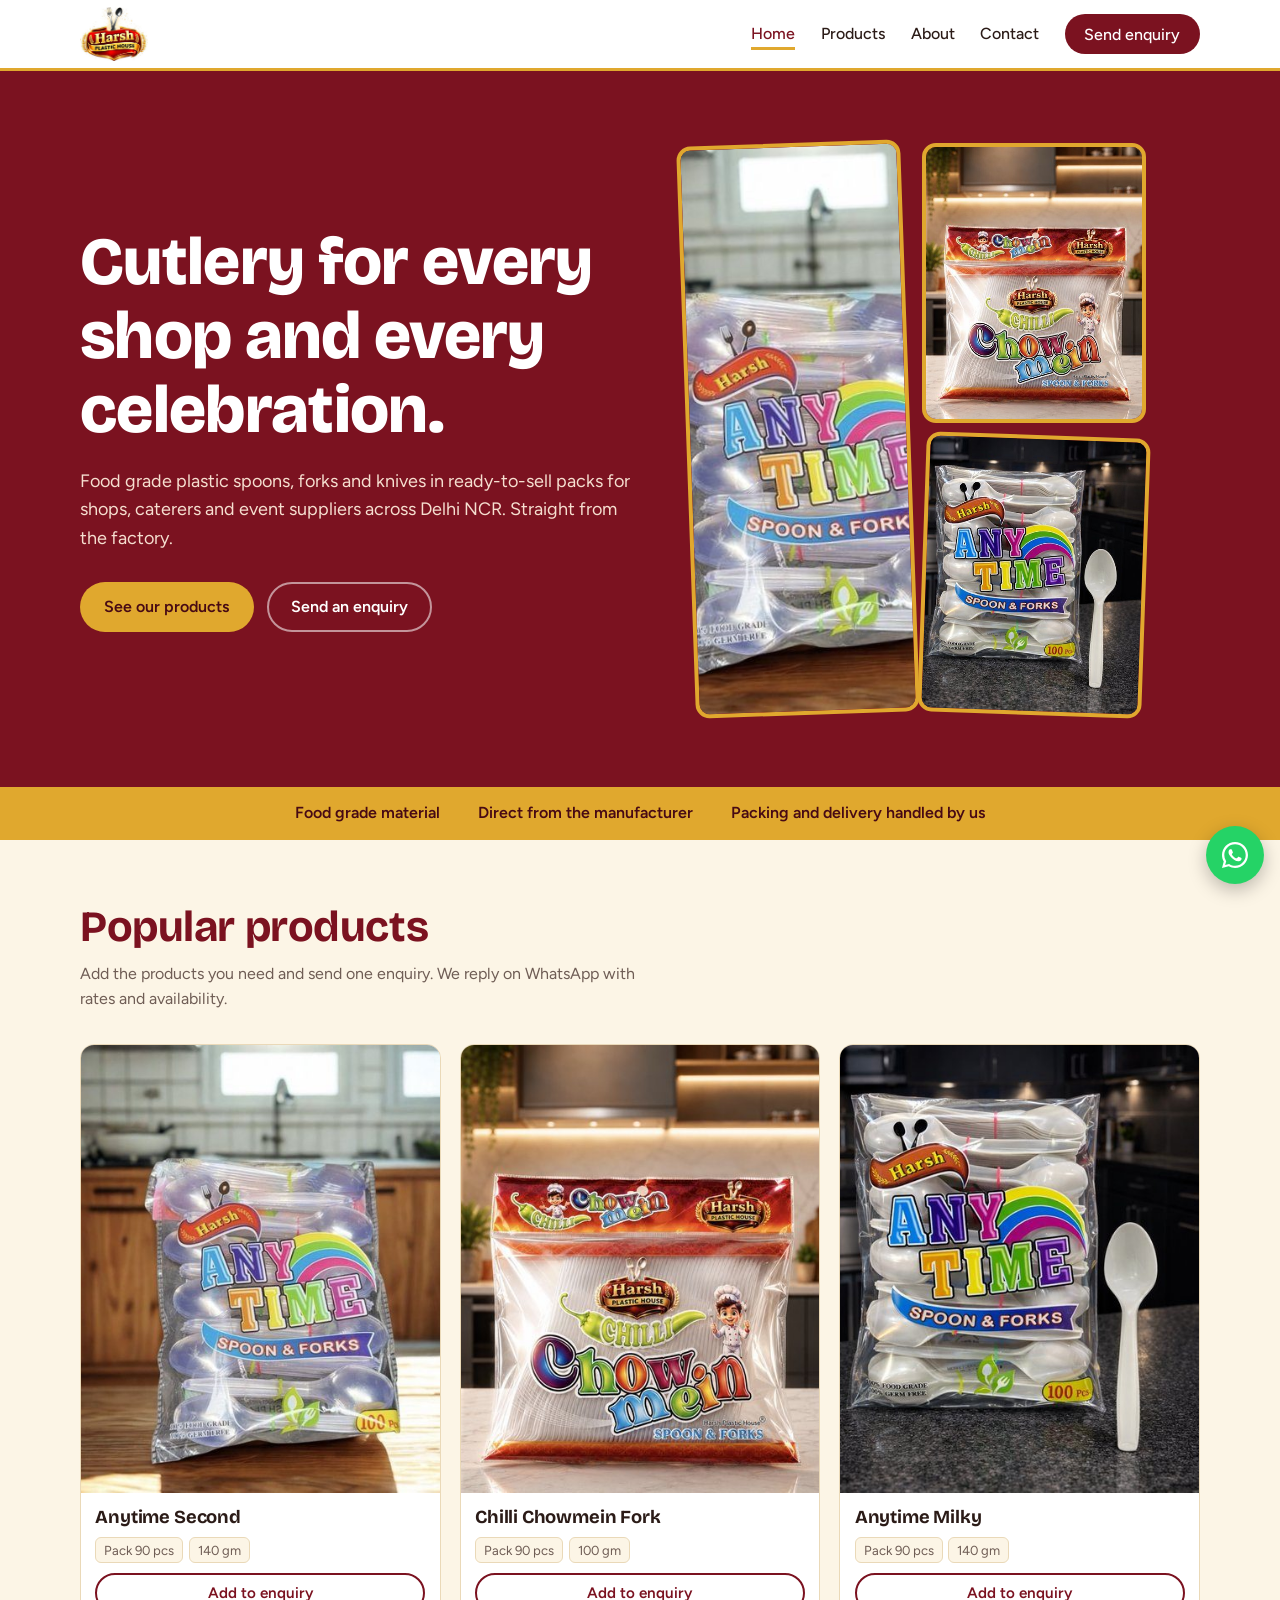
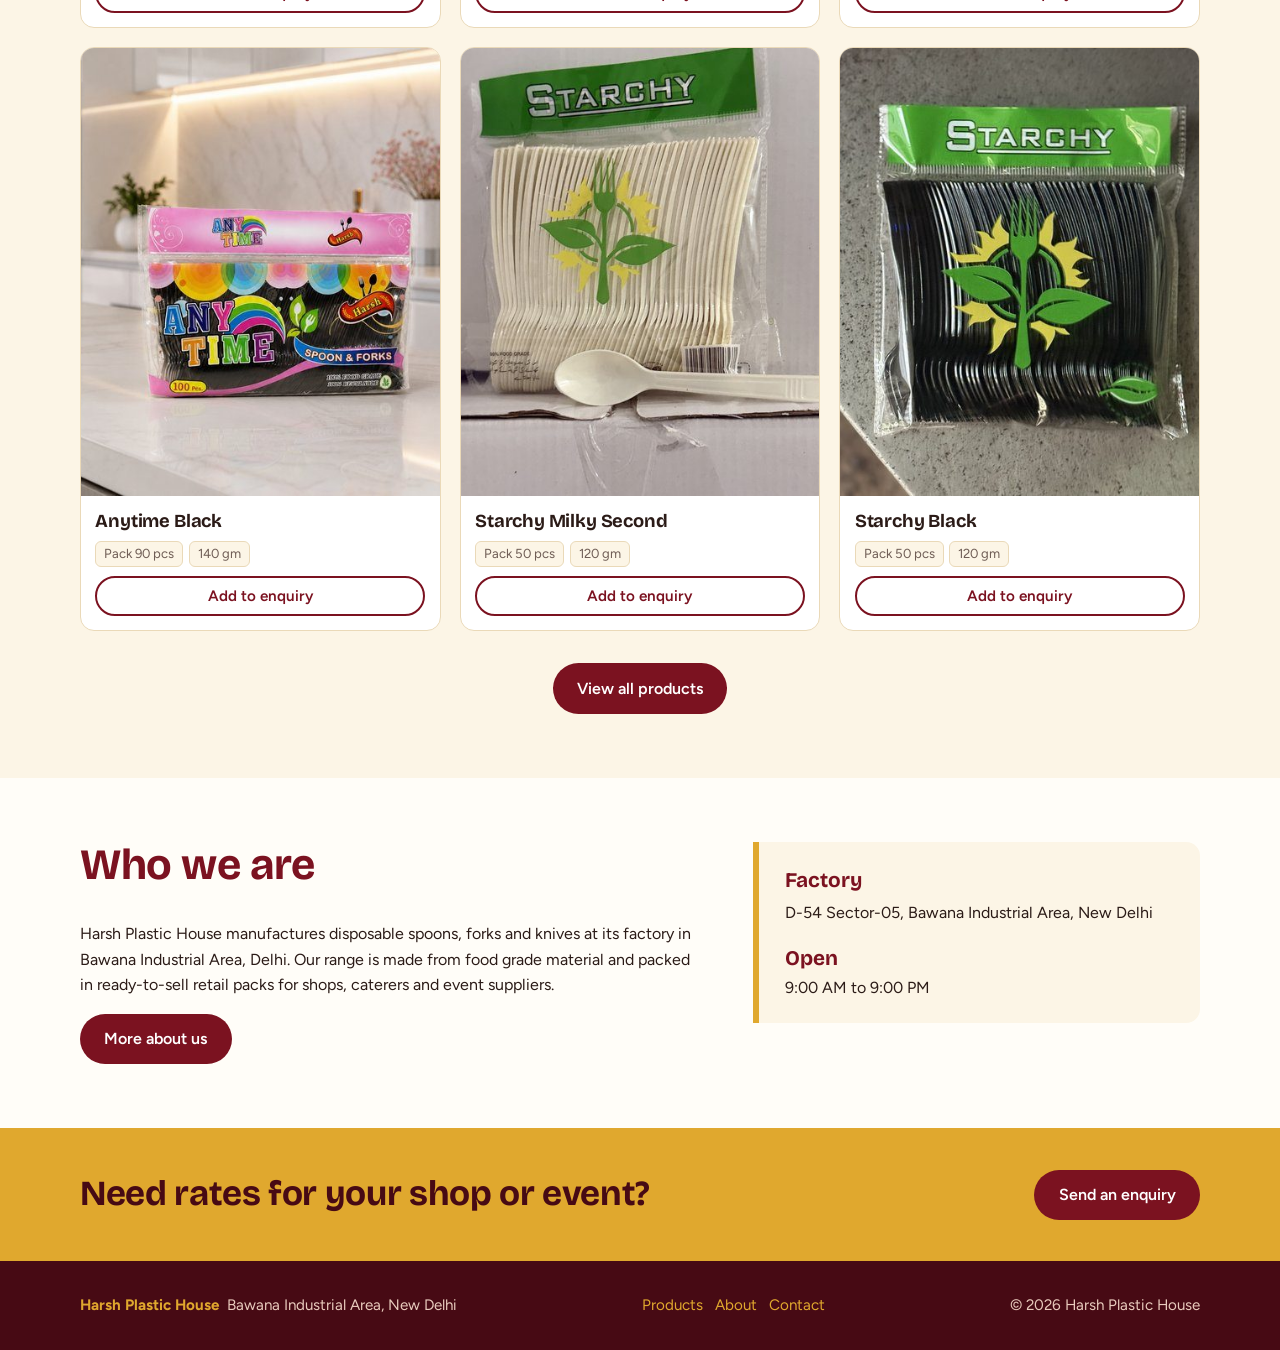
<file: index.html>
<!doctype html><html lang="en"><head><meta charset="utf-8"><meta name="viewport" content="width=device-width, initial-scale=1"><title>Harsh Plastic House | Disposable spoons, forks and knives</title>
<meta name="description" content="Harsh Plastic House, Bawana, Delhi. Food grade disposable plastic spoons, forks and knives.">
<link rel="stylesheet" href="https://fonts.googleapis.com/css2?family=Bricolage+Grotesque:opsz,wght@12..96,600;12..96,800&family=Figtree:wght@400;500;600&display=swap"><link rel="stylesheet" href="style.css"></head><body>
<header class="hdr"><div class="wrap"><a href="index.html" aria-label="Home"><img src="logo.jpg" alt="Harsh Plastic House" width="68" height="54"></a>
<button class="burger" aria-label="Menu" aria-expanded="false"><span></span><span></span><span></span></button><nav class="nav"><a class="cur" href="index.html">Home</a><a class="" href="products.html">Products</a><a class="" href="about.html">About</a><a class="" href="contact.html">Contact</a><a class="btn " href="enquiry.html">Send enquiry</a></nav></div></header>
<main><section class="hero"><div class="wrap"><div><h1>Cutlery for every shop and every celebration.</h1><p>Food grade plastic spoons, forks and knives in ready-to-sell packs for shops, caterers and event suppliers across Delhi NCR. Straight from the factory.</p><div class="acts"><a class="btn btn-gold" href="products.html">See our products</a><a class="btn btn-line" href="enquiry.html">Send an enquiry</a></div></div><div class="collage" aria-hidden="true"><figure><img src="anytime-second.jpg" alt=""></figure><figure><img src="chilli-chowmein-fork.jpg" alt=""></figure><figure><img src="anytime-milky.jpg" alt=""></figure></div></div></section>
<div class="band"><div class="wrap"><span>Food grade material</span><span>Direct from the manufacturer</span><span>Packing and delivery handled by us</span></div></div>
<section id="products"><div class="wrap"><div class="sec-h"><h2>Popular products</h2><p>Add the products you need and send one enquiry. We reply on WhatsApp with rates and availability.</p></div><div class="grid"><article class="card" data-cat="spoons-forks"><div class="ph"><img src="anytime-second.jpg" alt="Anytime Second" loading="lazy"></div><div class="bd"><h3>Anytime Second</h3><div class="chips"><span>Pack 90 pcs</span><span>140 gm</span></div><button class="enq" type="button" data-product="Anytime Second">Add to enquiry</button></div></article><article class="card" data-cat="spoons-forks"><div class="ph"><img src="chilli-chowmein-fork.jpg" alt="Chilli Chowmein Fork" loading="lazy"></div><div class="bd"><h3>Chilli Chowmein Fork</h3><div class="chips"><span>Pack 90 pcs</span><span>100 gm</span></div><button class="enq" type="button" data-product="Chilli Chowmein Fork">Add to enquiry</button></div></article><article class="card" data-cat="spoons-forks"><div class="ph"><img src="anytime-milky.jpg" alt="Anytime Milky" loading="lazy"></div><div class="bd"><h3>Anytime Milky</h3><div class="chips"><span>Pack 90 pcs</span><span>140 gm</span></div><button class="enq" type="button" data-product="Anytime Milky">Add to enquiry</button></div></article><article class="card" data-cat="spoons-forks"><div class="ph"><img src="anytime-black.jpg" alt="Anytime Black" loading="lazy"></div><div class="bd"><h3>Anytime Black</h3><div class="chips"><span>Pack 90 pcs</span><span>140 gm</span></div><button class="enq" type="button" data-product="Anytime Black">Add to enquiry</button></div></article><article class="card" data-cat="spoons-forks"><div class="ph"><img src="starchy-milky-second.jpg" alt="Starchy Milky Second" loading="lazy"></div><div class="bd"><h3>Starchy Milky Second</h3><div class="chips"><span>Pack 50 pcs</span><span>120 gm</span></div><button class="enq" type="button" data-product="Starchy Milky Second">Add to enquiry</button></div></article><article class="card" data-cat="spoons-forks"><div class="ph"><img src="starchy-black.jpg" alt="Starchy Black" loading="lazy"></div><div class="bd"><h3>Starchy Black</h3><div class="chips"><span>Pack 50 pcs</span><span>120 gm</span></div><button class="enq" type="button" data-product="Starchy Black">Add to enquiry</button></div></article></div><div class="more"><a class="btn btn-maroon" href="products.html">View all products</a></div></div></section>
<section class="about-t"><div class="wrap two"><div><div class="sec-h"><h2>Who we are</h2></div><p>Harsh Plastic House manufactures disposable spoons, forks and knives at its factory in Bawana Industrial Area, Delhi. Our range is made from food grade material and packed in ready-to-sell retail packs for shops, caterers and event suppliers.</p><a class="btn btn-maroon" href="about.html">More about us</a></div><div class="facts"><b>Factory</b><p>D-54 Sector-05, Bawana Industrial Area, New Delhi</p><b>Open</b><p>9:00 AM to 9:00 PM</p></div></div></section><div class="cta"><div class="wrap"><h2>Need rates for your shop or event?</h2><a class="btn" href="enquiry.html">Send an enquiry</a></div></div></main>
<footer class="foot"><div class="wrap"><span><b>Harsh Plastic House</b> &nbsp;Bawana Industrial Area, New Delhi</span><span><a href="products.html">Products</a> &nbsp; <a href="about.html">About</a> &nbsp; <a href="contact.html">Contact</a></span><span>&copy; 2026 Harsh Plastic House</span></div></footer>
<div class="selbar" hidden><span><b class="n">0</b> selected</span><a class="btn btn-gold" href="enquiry.html">Send enquiry</a></div>
<a class="wa" href="https://wa.me/918510837203?text=Hello%20Harsh%20Plastic%20House%2C%20I%20would%20like%20to%20enquire%20about%20your%20products." target="_blank" rel="noopener" aria-label="Chat on WhatsApp"><svg viewBox="0 0 32 32"><path d="M16.04 3C8.84 3 3 8.83 3 16c0 2.3.6 4.54 1.74 6.52L3 29l6.65-1.7A13 13 0 0 0 16.04 29C23.2 29 29 23.17 29 16S23.2 3 16.04 3Zm0 23.8c-1.95 0-3.86-.53-5.53-1.52l-.4-.23-3.95 1.01 1.05-3.84-.26-.4A10.7 10.7 0 0 1 5.3 16c0-5.9 4.84-10.7 10.74-10.7 5.9 0 10.66 4.8 10.66 10.7 0 5.9-4.76 10.8-10.66 10.8Zm5.9-8.02c-.32-.16-1.9-.94-2.2-1.04-.3-.1-.5-.16-.72.16-.22.32-.84 1.04-1.03 1.26-.19.21-.38.24-.7.08-.33-.16-1.36-.5-2.6-1.6-.96-.86-1.6-1.9-1.8-2.22-.18-.32-.02-.5.14-.66.15-.14.33-.38.5-.57.16-.19.2-.32.32-.54.1-.21.05-.4-.03-.56-.08-.16-.72-1.74-.99-2.38-.26-.63-.52-.54-.72-.55h-.6c-.2 0-.55.08-.84.4-.3.32-1.12 1.1-1.12 2.68s1.15 3.1 1.3 3.32c.16.21 2.26 3.46 5.47 4.85.76.33 1.36.52 1.82.67.77.24 1.46.2 2.01.12.61-.09 1.9-.78 2.16-1.52.27-.75.27-1.4.19-1.53-.08-.13-.3-.21-.62-.37Z"/></svg></a>
<script>window.HPH={wa:"918510837203"};</script><script src="main.js"></script></body></html>
</file>
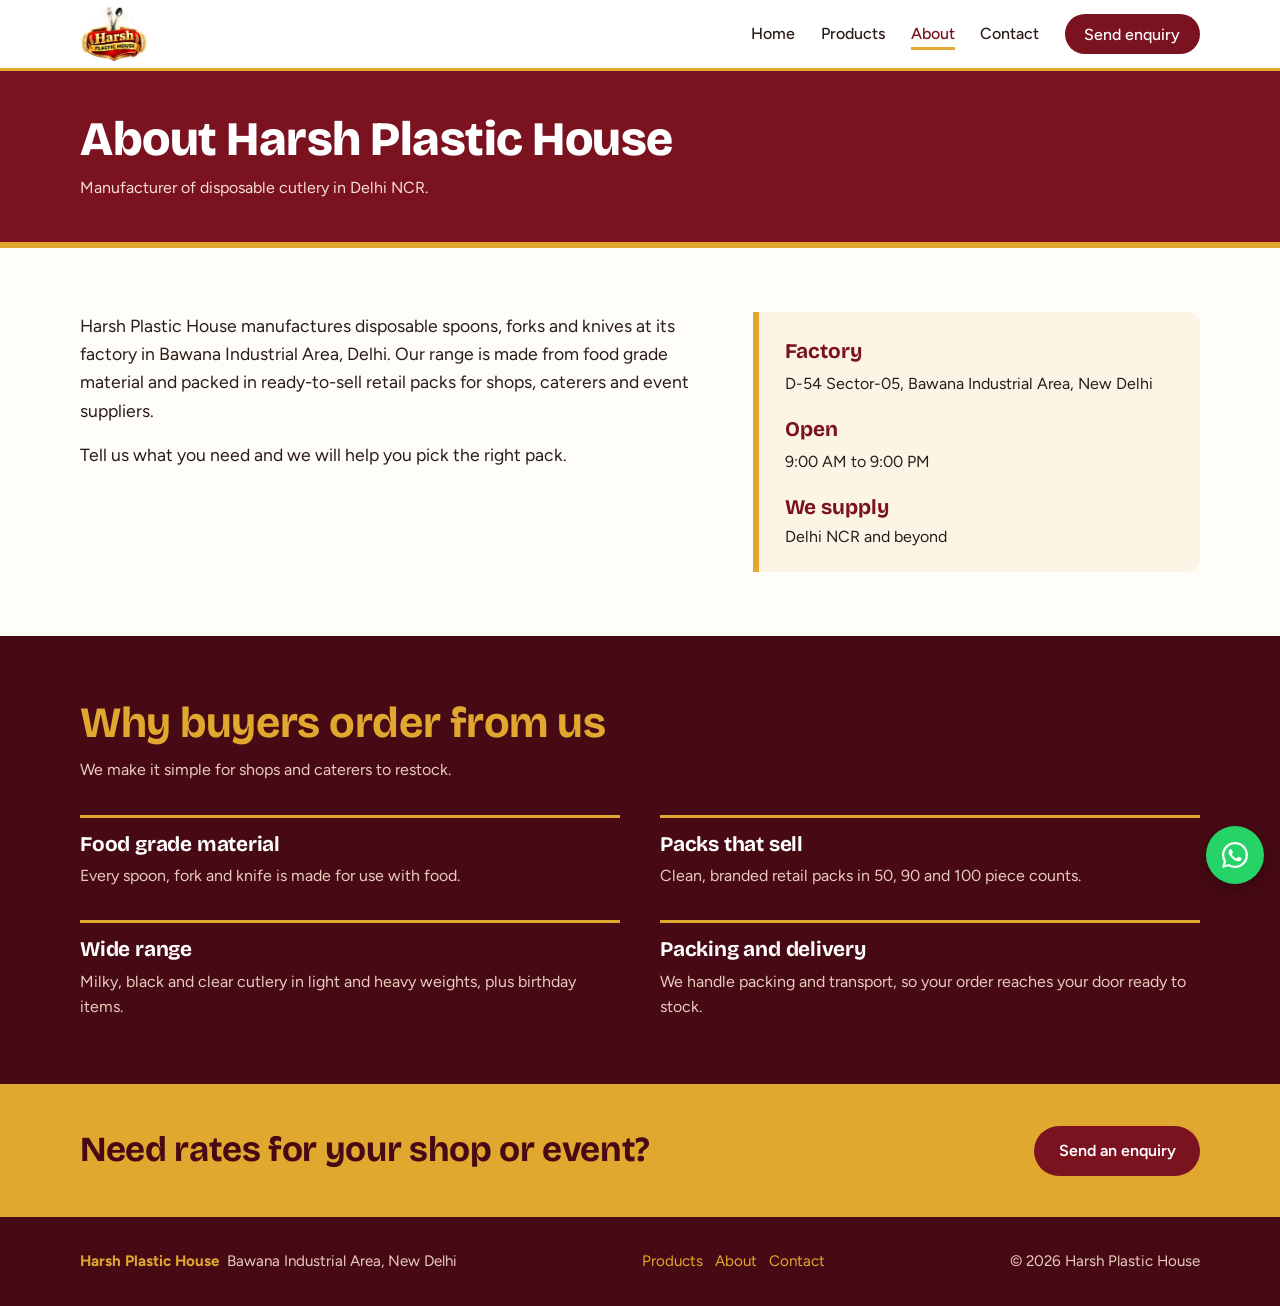
<file: about.html>
<!doctype html><html lang="en"><head><meta charset="utf-8"><meta name="viewport" content="width=device-width, initial-scale=1"><title>About | Harsh Plastic House</title>
<meta name="description" content="Harsh Plastic House, Bawana, Delhi. Food grade disposable plastic spoons, forks and knives.">
<link rel="stylesheet" href="https://fonts.googleapis.com/css2?family=Bricolage+Grotesque:opsz,wght@12..96,600;12..96,800&family=Figtree:wght@400;500;600&display=swap"><link rel="stylesheet" href="style.css"></head><body>
<header class="hdr"><div class="wrap"><a href="index.html" aria-label="Home"><img src="logo.jpg" alt="Harsh Plastic House" width="68" height="54"></a>
<button class="burger" aria-label="Menu" aria-expanded="false"><span></span><span></span><span></span></button><nav class="nav"><a class="" href="index.html">Home</a><a class="" href="products.html">Products</a><a class="cur" href="about.html">About</a><a class="" href="contact.html">Contact</a><a class="btn " href="enquiry.html">Send enquiry</a></nav></div></header>
<div class="pagehead"><div class="wrap"><h1>About Harsh Plastic House</h1><p>Manufacturer of disposable cutlery in Delhi NCR.</p></div></div><main><section class="about"><div class="wrap two"><div><p>Harsh Plastic House manufactures disposable spoons, forks and knives at its factory in Bawana Industrial Area, Delhi. Our range is made from food grade material and packed in ready-to-sell retail packs for shops, caterers and event suppliers.</p><p>Tell us what you need and we will help you pick the right pack.</p></div><div class="facts"><b>Factory</b><p>D-54 Sector-05, Bawana Industrial Area, New Delhi</p><b>Open</b><p>9:00 AM to 9:00 PM</p><b>We supply</b><p>Delhi NCR and beyond</p></div></div></section><section id="why"><div class="wrap"><div class="sec-h"><h2>Why buyers order from us</h2><p>We make it simple for shops and caterers to restock.</p></div><div class="why">
<div><h3>Food grade material</h3><p>Every spoon, fork and knife is made for use with food.</p></div><div><h3>Packs that sell</h3><p>Clean, branded retail packs in 50, 90 and 100 piece counts.</p></div>
<div><h3>Wide range</h3><p>Milky, black and clear cutlery in light and heavy weights, plus birthday items.</p></div><div><h3>Packing and delivery</h3><p>We handle packing and transport, so your order reaches your door ready to stock.</p></div></div></div></section><div class="cta"><div class="wrap"><h2>Need rates for your shop or event?</h2><a class="btn" href="enquiry.html">Send an enquiry</a></div></div></main>
<footer class="foot"><div class="wrap"><span><b>Harsh Plastic House</b> &nbsp;Bawana Industrial Area, New Delhi</span><span><a href="products.html">Products</a> &nbsp; <a href="about.html">About</a> &nbsp; <a href="contact.html">Contact</a></span><span>&copy; 2026 Harsh Plastic House</span></div></footer>
<div class="selbar" hidden><span><b class="n">0</b> selected</span><a class="btn btn-gold" href="enquiry.html">Send enquiry</a></div>
<a class="wa" href="https://wa.me/918510837203?text=Hello%20Harsh%20Plastic%20House%2C%20I%20would%20like%20to%20enquire%20about%20your%20products." target="_blank" rel="noopener" aria-label="Chat on WhatsApp"><svg viewBox="0 0 32 32"><path d="M16.04 3C8.84 3 3 8.83 3 16c0 2.3.6 4.54 1.74 6.52L3 29l6.65-1.7A13 13 0 0 0 16.04 29C23.2 29 29 23.17 29 16S23.2 3 16.04 3Zm0 23.8c-1.95 0-3.86-.53-5.53-1.52l-.4-.23-3.95 1.01 1.05-3.84-.26-.4A10.7 10.7 0 0 1 5.3 16c0-5.9 4.84-10.7 10.74-10.7 5.9 0 10.66 4.8 10.66 10.7 0 5.9-4.76 10.8-10.66 10.8Zm5.9-8.02c-.32-.16-1.9-.94-2.2-1.04-.3-.1-.5-.16-.72.16-.22.32-.84 1.04-1.03 1.26-.19.21-.38.24-.7.08-.33-.16-1.36-.5-2.6-1.6-.96-.86-1.6-1.9-1.8-2.22-.18-.32-.02-.5.14-.66.15-.14.33-.38.5-.57.16-.19.2-.32.32-.54.1-.21.05-.4-.03-.56-.08-.16-.72-1.74-.99-2.38-.26-.63-.52-.54-.72-.55h-.6c-.2 0-.55.08-.84.4-.3.32-1.12 1.1-1.12 2.68s1.15 3.1 1.3 3.32c.16.21 2.26 3.46 5.47 4.85.76.33 1.36.52 1.82.67.77.24 1.46.2 2.01.12.61-.09 1.9-.78 2.16-1.52.27-.75.27-1.4.19-1.53-.08-.13-.3-.21-.62-.37Z"/></svg></a>
<script>window.HPH={wa:"918510837203"};</script><script src="main.js"></script></body></html>
</file>
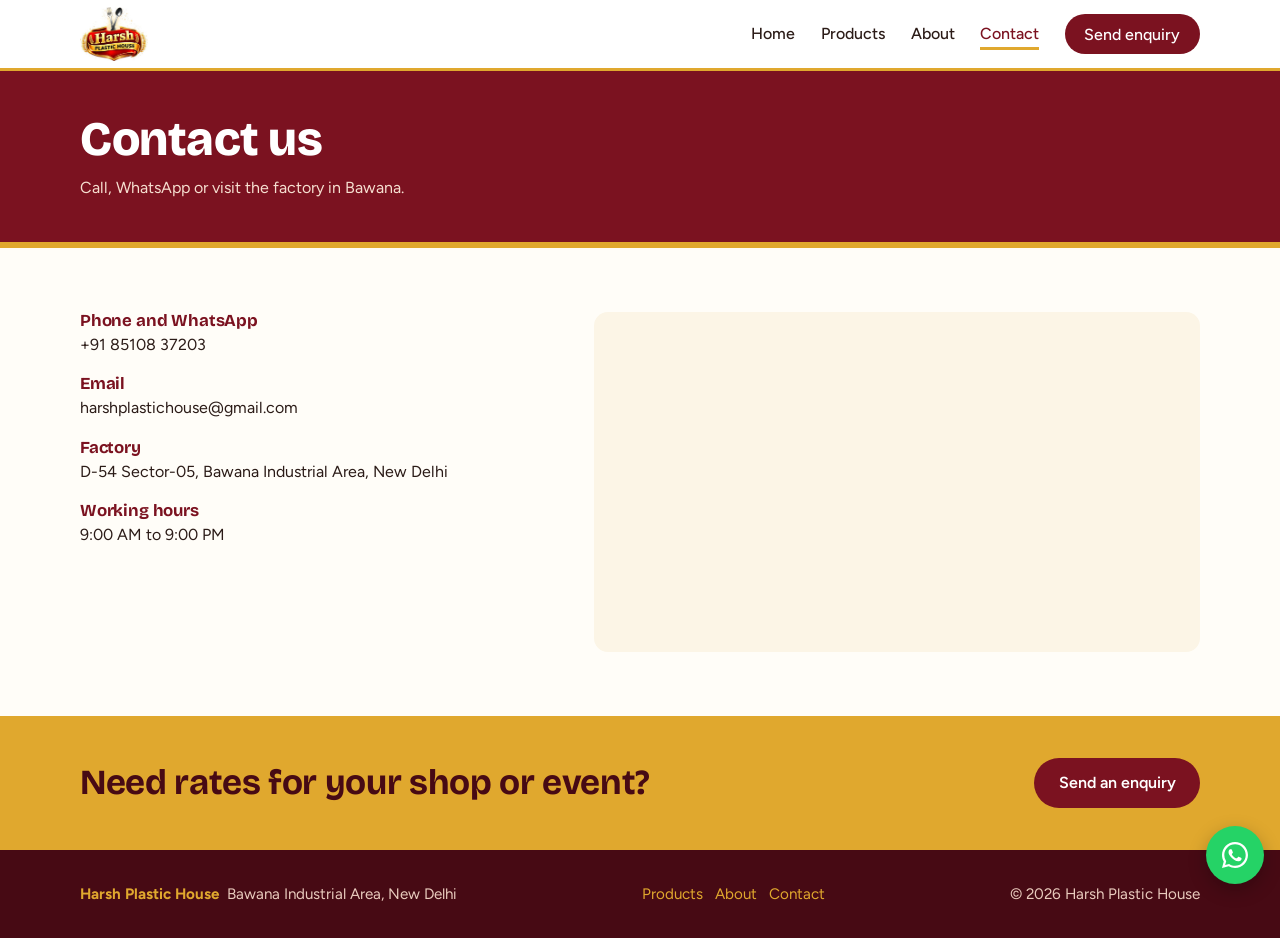
<file: contact.html>
<!doctype html><html lang="en"><head><meta charset="utf-8"><meta name="viewport" content="width=device-width, initial-scale=1"><title>Contact | Harsh Plastic House</title>
<meta name="description" content="Harsh Plastic House, Bawana, Delhi. Food grade disposable plastic spoons, forks and knives.">
<link rel="stylesheet" href="https://fonts.googleapis.com/css2?family=Bricolage+Grotesque:opsz,wght@12..96,600;12..96,800&family=Figtree:wght@400;500;600&display=swap"><link rel="stylesheet" href="style.css"></head><body>
<header class="hdr"><div class="wrap"><a href="index.html" aria-label="Home"><img src="logo.jpg" alt="Harsh Plastic House" width="68" height="54"></a>
<button class="burger" aria-label="Menu" aria-expanded="false"><span></span><span></span><span></span></button><nav class="nav"><a class="" href="index.html">Home</a><a class="" href="products.html">Products</a><a class="" href="about.html">About</a><a class="cur" href="contact.html">Contact</a><a class="btn " href="enquiry.html">Send enquiry</a></nav></div></header>
<div class="pagehead"><div class="wrap"><h1>Contact us</h1><p>Call, WhatsApp or visit the factory in Bawana.</p></div></div><main><section id="contact"><div class="wrap two"><div class="cinfo"><div><h3>Phone and WhatsApp</h3><a href="tel:+918510837203">+91 85108 37203</a></div><div><h3>Email</h3><a href="mailto:harshplastichouse@gmail.com">harshplastichouse@gmail.com</a></div><div><h3>Factory</h3><p>D-54 Sector-05, Bawana Industrial Area, New Delhi</p></div><div><h3>Working hours</h3><p>9:00 AM to 9:00 PM</p></div></div>
<iframe class="map" title="Factory location" loading="lazy" src="https://www.google.com/maps?q=D-54+Sector-05,+Bawana+Industrial+Area,+New+Delhi&output=embed"></iframe></div></section><div class="cta"><div class="wrap"><h2>Need rates for your shop or event?</h2><a class="btn" href="enquiry.html">Send an enquiry</a></div></div></main>
<footer class="foot"><div class="wrap"><span><b>Harsh Plastic House</b> &nbsp;Bawana Industrial Area, New Delhi</span><span><a href="products.html">Products</a> &nbsp; <a href="about.html">About</a> &nbsp; <a href="contact.html">Contact</a></span><span>&copy; 2026 Harsh Plastic House</span></div></footer>
<div class="selbar" hidden><span><b class="n">0</b> selected</span><a class="btn btn-gold" href="enquiry.html">Send enquiry</a></div>
<a class="wa" href="https://wa.me/918510837203?text=Hello%20Harsh%20Plastic%20House%2C%20I%20would%20like%20to%20enquire%20about%20your%20products." target="_blank" rel="noopener" aria-label="Chat on WhatsApp"><svg viewBox="0 0 32 32"><path d="M16.04 3C8.84 3 3 8.83 3 16c0 2.3.6 4.54 1.74 6.52L3 29l6.65-1.7A13 13 0 0 0 16.04 29C23.2 29 29 23.17 29 16S23.2 3 16.04 3Zm0 23.8c-1.95 0-3.86-.53-5.53-1.52l-.4-.23-3.95 1.01 1.05-3.84-.26-.4A10.7 10.7 0 0 1 5.3 16c0-5.9 4.84-10.7 10.74-10.7 5.9 0 10.66 4.8 10.66 10.7 0 5.9-4.76 10.8-10.66 10.8Zm5.9-8.02c-.32-.16-1.9-.94-2.2-1.04-.3-.1-.5-.16-.72.16-.22.32-.84 1.04-1.03 1.26-.19.21-.38.24-.7.08-.33-.16-1.36-.5-2.6-1.6-.96-.86-1.6-1.9-1.8-2.22-.18-.32-.02-.5.14-.66.15-.14.33-.38.5-.57.16-.19.2-.32.32-.54.1-.21.05-.4-.03-.56-.08-.16-.72-1.74-.99-2.38-.26-.63-.52-.54-.72-.55h-.6c-.2 0-.55.08-.84.4-.3.32-1.12 1.1-1.12 2.68s1.15 3.1 1.3 3.32c.16.21 2.26 3.46 5.47 4.85.76.33 1.36.52 1.82.67.77.24 1.46.2 2.01.12.61-.09 1.9-.78 2.16-1.52.27-.75.27-1.4.19-1.53-.08-.13-.3-.21-.62-.37Z"/></svg></a>
<script>window.HPH={wa:"918510837203"};</script><script src="main.js"></script></body></html>
</file>
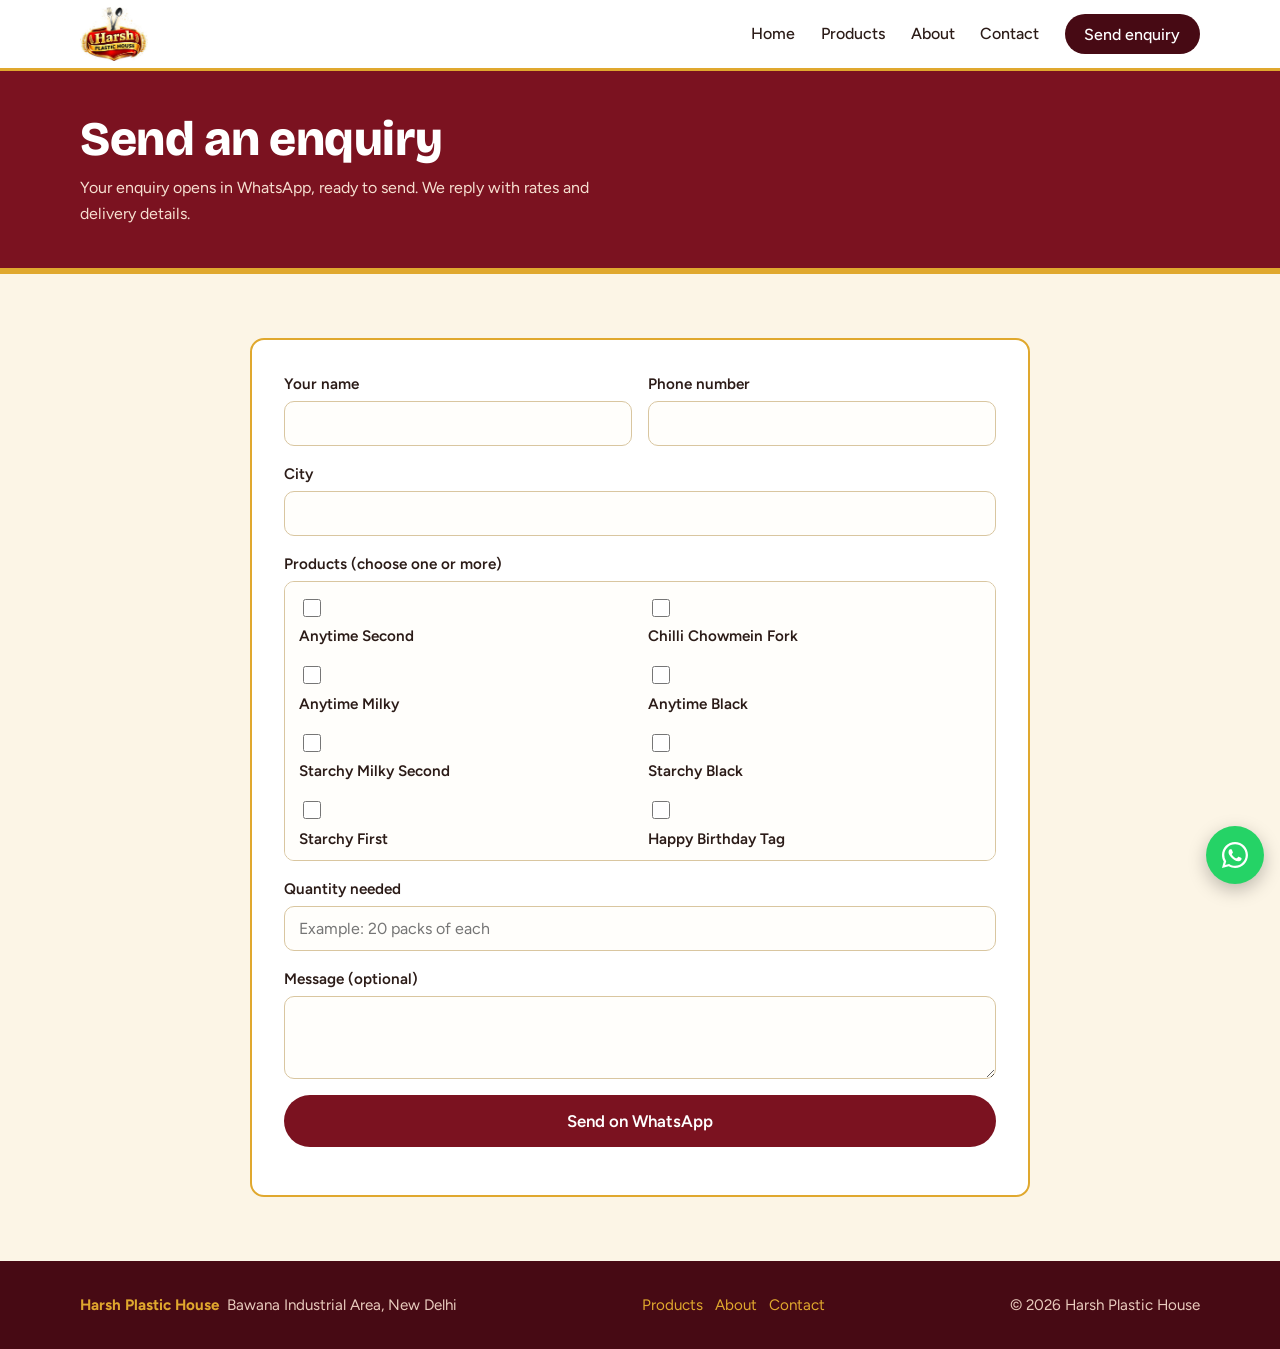
<file: enquiry.html>
<!doctype html><html lang="en"><head><meta charset="utf-8"><meta name="viewport" content="width=device-width, initial-scale=1"><title>Enquiry | Harsh Plastic House</title>
<meta name="description" content="Harsh Plastic House, Bawana, Delhi. Food grade disposable plastic spoons, forks and knives.">
<link rel="stylesheet" href="https://fonts.googleapis.com/css2?family=Bricolage+Grotesque:opsz,wght@12..96,600;12..96,800&family=Figtree:wght@400;500;600&display=swap"><link rel="stylesheet" href="style.css"></head><body>
<header class="hdr"><div class="wrap"><a href="index.html" aria-label="Home"><img src="logo.jpg" alt="Harsh Plastic House" width="68" height="54"></a>
<button class="burger" aria-label="Menu" aria-expanded="false"><span></span><span></span><span></span></button><nav class="nav"><a class="" href="index.html">Home</a><a class="" href="products.html">Products</a><a class="" href="about.html">About</a><a class="" href="contact.html">Contact</a><a class="btn cur" href="enquiry.html">Send enquiry</a></nav></div></header>
<div class="pagehead"><div class="wrap"><h1>Send an enquiry</h1><p>Your enquiry opens in WhatsApp, ready to send. We reply with rates and delivery details.</p></div></div><main><section id="enquiry"><div class="wrap" style="max-width:780px"><form id="enq-form" class="form"><div class="row"><label>Your name<input name="name" required autocomplete="name"></label><label>Phone number<input name="phone" type="tel" required pattern="[0-9+\s\-]{10,15}" inputmode="tel" autocomplete="tel"></label></div>
<label>City<input name="city" required autocomplete="address-level2"></label><fieldset><legend>Products (choose one or more)</legend><div class="checks"><label class="chk"><input type="checkbox" name="product[]" value="Anytime Second"> Anytime Second</label><label class="chk"><input type="checkbox" name="product[]" value="Chilli Chowmein Fork"> Chilli Chowmein Fork</label><label class="chk"><input type="checkbox" name="product[]" value="Anytime Milky"> Anytime Milky</label><label class="chk"><input type="checkbox" name="product[]" value="Anytime Black"> Anytime Black</label><label class="chk"><input type="checkbox" name="product[]" value="Starchy Milky Second"> Starchy Milky Second</label><label class="chk"><input type="checkbox" name="product[]" value="Starchy Black"> Starchy Black</label><label class="chk"><input type="checkbox" name="product[]" value="Starchy First"> Starchy First</label><label class="chk"><input type="checkbox" name="product[]" value="Happy Birthday Tag"> Happy Birthday Tag</label><label class="chk"><input type="checkbox" name="product[]" value="Heavy Knife"> Heavy Knife</label><label class="chk"><input type="checkbox" name="product[]" value="Light Knife"> Light Knife</label><label class="chk"><input type="checkbox" name="product[]" value="Not sure, need advice"> Not sure, need advice</label></div></fieldset>
<label>Quantity needed<input name="qty" id="f-qty" required placeholder="Example: 20 packs of each"></label><label>Message (optional)<textarea name="message" rows="3"></textarea></label>
<input class="hp" name="website" tabindex="-1" autocomplete="off" aria-hidden="true"><button class="btn" type="submit">Send on WhatsApp</button><p class="status" role="status"></p></form></div></section></main>
<footer class="foot"><div class="wrap"><span><b>Harsh Plastic House</b> &nbsp;Bawana Industrial Area, New Delhi</span><span><a href="products.html">Products</a> &nbsp; <a href="about.html">About</a> &nbsp; <a href="contact.html">Contact</a></span><span>&copy; 2026 Harsh Plastic House</span></div></footer>
<div class="selbar" hidden><span><b class="n">0</b> selected</span><a class="btn btn-gold" href="enquiry.html">Send enquiry</a></div>
<a class="wa" href="https://wa.me/918510837203?text=Hello%20Harsh%20Plastic%20House%2C%20I%20would%20like%20to%20enquire%20about%20your%20products." target="_blank" rel="noopener" aria-label="Chat on WhatsApp"><svg viewBox="0 0 32 32"><path d="M16.04 3C8.84 3 3 8.83 3 16c0 2.3.6 4.54 1.74 6.52L3 29l6.65-1.7A13 13 0 0 0 16.04 29C23.2 29 29 23.17 29 16S23.2 3 16.04 3Zm0 23.8c-1.95 0-3.86-.53-5.53-1.52l-.4-.23-3.95 1.01 1.05-3.84-.26-.4A10.7 10.7 0 0 1 5.3 16c0-5.9 4.84-10.7 10.74-10.7 5.9 0 10.66 4.8 10.66 10.7 0 5.9-4.76 10.8-10.66 10.8Zm5.9-8.02c-.32-.16-1.9-.94-2.2-1.04-.3-.1-.5-.16-.72.16-.22.32-.84 1.04-1.03 1.26-.19.21-.38.24-.7.08-.33-.16-1.36-.5-2.6-1.6-.96-.86-1.6-1.9-1.8-2.22-.18-.32-.02-.5.14-.66.15-.14.33-.38.5-.57.16-.19.2-.32.32-.54.1-.21.05-.4-.03-.56-.08-.16-.72-1.74-.99-2.38-.26-.63-.52-.54-.72-.55h-.6c-.2 0-.55.08-.84.4-.3.32-1.12 1.1-1.12 2.68s1.15 3.1 1.3 3.32c.16.21 2.26 3.46 5.47 4.85.76.33 1.36.52 1.82.67.77.24 1.46.2 2.01.12.61-.09 1.9-.78 2.16-1.52.27-.75.27-1.4.19-1.53-.08-.13-.3-.21-.62-.37Z"/></svg></a>
<script>window.HPH={wa:"918510837203"};</script><script src="main.js"></script></body></html>
</file>
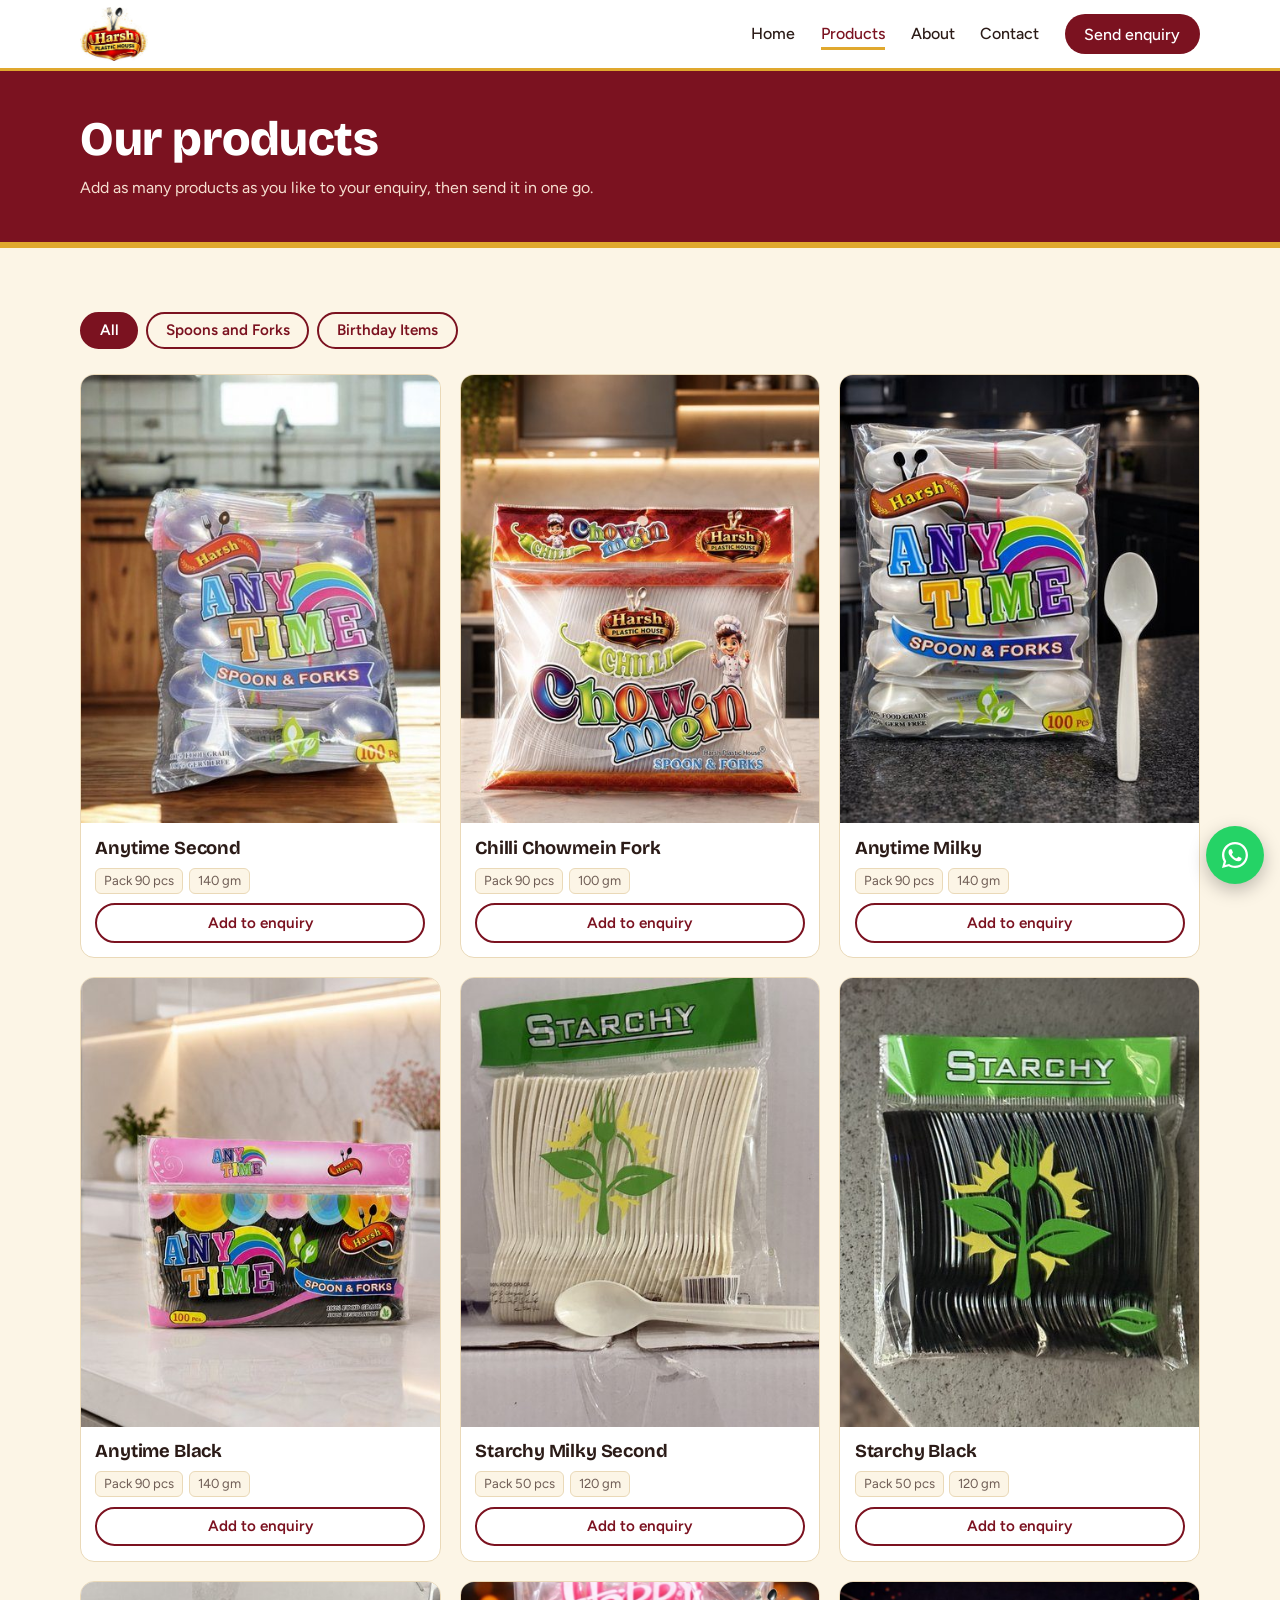
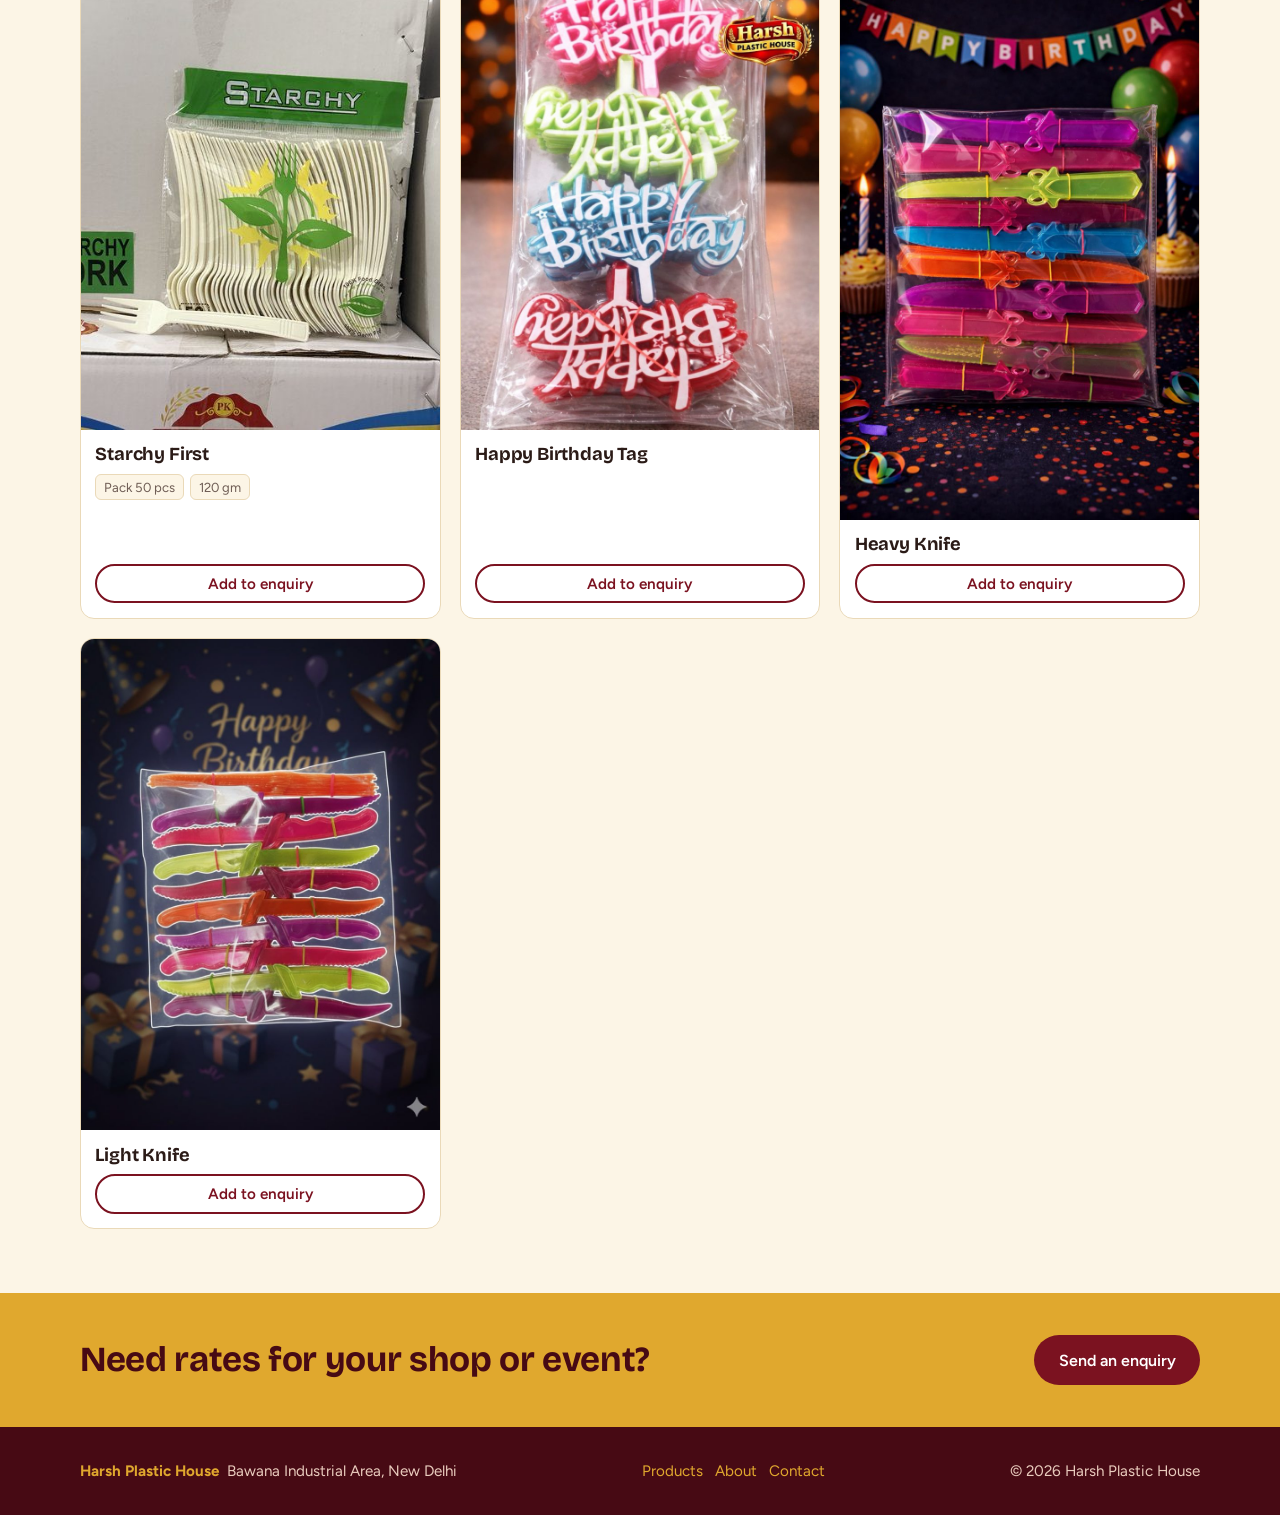
<file: products.html>
<!doctype html><html lang="en"><head><meta charset="utf-8"><meta name="viewport" content="width=device-width, initial-scale=1"><title>Products | Harsh Plastic House</title>
<meta name="description" content="Harsh Plastic House, Bawana, Delhi. Food grade disposable plastic spoons, forks and knives.">
<link rel="stylesheet" href="https://fonts.googleapis.com/css2?family=Bricolage+Grotesque:opsz,wght@12..96,600;12..96,800&family=Figtree:wght@400;500;600&display=swap"><link rel="stylesheet" href="style.css"></head><body>
<header class="hdr"><div class="wrap"><a href="index.html" aria-label="Home"><img src="logo.jpg" alt="Harsh Plastic House" width="68" height="54"></a>
<button class="burger" aria-label="Menu" aria-expanded="false"><span></span><span></span><span></span></button><nav class="nav"><a class="" href="index.html">Home</a><a class="cur" href="products.html">Products</a><a class="" href="about.html">About</a><a class="" href="contact.html">Contact</a><a class="btn " href="enquiry.html">Send enquiry</a></nav></div></header>
<div class="pagehead"><div class="wrap"><h1>Our products</h1><p>Add as many products as you like to your enquiry, then send it in one go.</p></div></div><main><section id="products"><div class="wrap"><div class="filters"><button class="on" data-f="all">All</button><button data-f="spoons-forks">Spoons and Forks</button><button data-f="birthday">Birthday Items</button></div><div class="grid"><article class="card" data-cat="spoons-forks"><div class="ph"><img src="anytime-second.jpg" alt="Anytime Second" loading="lazy"></div><div class="bd"><h3>Anytime Second</h3><div class="chips"><span>Pack 90 pcs</span><span>140 gm</span></div><button class="enq" type="button" data-product="Anytime Second">Add to enquiry</button></div></article><article class="card" data-cat="spoons-forks"><div class="ph"><img src="chilli-chowmein-fork.jpg" alt="Chilli Chowmein Fork" loading="lazy"></div><div class="bd"><h3>Chilli Chowmein Fork</h3><div class="chips"><span>Pack 90 pcs</span><span>100 gm</span></div><button class="enq" type="button" data-product="Chilli Chowmein Fork">Add to enquiry</button></div></article><article class="card" data-cat="spoons-forks"><div class="ph"><img src="anytime-milky.jpg" alt="Anytime Milky" loading="lazy"></div><div class="bd"><h3>Anytime Milky</h3><div class="chips"><span>Pack 90 pcs</span><span>140 gm</span></div><button class="enq" type="button" data-product="Anytime Milky">Add to enquiry</button></div></article><article class="card" data-cat="spoons-forks"><div class="ph"><img src="anytime-black.jpg" alt="Anytime Black" loading="lazy"></div><div class="bd"><h3>Anytime Black</h3><div class="chips"><span>Pack 90 pcs</span><span>140 gm</span></div><button class="enq" type="button" data-product="Anytime Black">Add to enquiry</button></div></article><article class="card" data-cat="spoons-forks"><div class="ph"><img src="starchy-milky-second.jpg" alt="Starchy Milky Second" loading="lazy"></div><div class="bd"><h3>Starchy Milky Second</h3><div class="chips"><span>Pack 50 pcs</span><span>120 gm</span></div><button class="enq" type="button" data-product="Starchy Milky Second">Add to enquiry</button></div></article><article class="card" data-cat="spoons-forks"><div class="ph"><img src="starchy-black.jpg" alt="Starchy Black" loading="lazy"></div><div class="bd"><h3>Starchy Black</h3><div class="chips"><span>Pack 50 pcs</span><span>120 gm</span></div><button class="enq" type="button" data-product="Starchy Black">Add to enquiry</button></div></article><article class="card" data-cat="spoons-forks"><div class="ph"><img src="starchy-first.jpg" alt="Starchy First" loading="lazy"></div><div class="bd"><h3>Starchy First</h3><div class="chips"><span>Pack 50 pcs</span><span>120 gm</span></div><button class="enq" type="button" data-product="Starchy First">Add to enquiry</button></div></article><article class="card" data-cat="birthday"><div class="ph"><img src="birthday-tag.jpg" alt="Happy Birthday Tag" loading="lazy"></div><div class="bd"><h3>Happy Birthday Tag</h3><button class="enq" type="button" data-product="Happy Birthday Tag">Add to enquiry</button></div></article><article class="card" data-cat="birthday"><div class="ph"><img src="heavy-knife.jpg" alt="Heavy Knife" loading="lazy"></div><div class="bd"><h3>Heavy Knife</h3><button class="enq" type="button" data-product="Heavy Knife">Add to enquiry</button></div></article><article class="card" data-cat="birthday"><div class="ph"><img src="light-knife.jpg" alt="Light Knife" loading="lazy"></div><div class="bd"><h3>Light Knife</h3><button class="enq" type="button" data-product="Light Knife">Add to enquiry</button></div></article></div></div></section><div class="cta"><div class="wrap"><h2>Need rates for your shop or event?</h2><a class="btn" href="enquiry.html">Send an enquiry</a></div></div></main>
<footer class="foot"><div class="wrap"><span><b>Harsh Plastic House</b> &nbsp;Bawana Industrial Area, New Delhi</span><span><a href="products.html">Products</a> &nbsp; <a href="about.html">About</a> &nbsp; <a href="contact.html">Contact</a></span><span>&copy; 2026 Harsh Plastic House</span></div></footer>
<div class="selbar" hidden><span><b class="n">0</b> selected</span><a class="btn btn-gold" href="enquiry.html">Send enquiry</a></div>
<a class="wa" href="https://wa.me/918510837203?text=Hello%20Harsh%20Plastic%20House%2C%20I%20would%20like%20to%20enquire%20about%20your%20products." target="_blank" rel="noopener" aria-label="Chat on WhatsApp"><svg viewBox="0 0 32 32"><path d="M16.04 3C8.84 3 3 8.83 3 16c0 2.3.6 4.54 1.74 6.52L3 29l6.65-1.7A13 13 0 0 0 16.04 29C23.2 29 29 23.17 29 16S23.2 3 16.04 3Zm0 23.8c-1.95 0-3.86-.53-5.53-1.52l-.4-.23-3.95 1.01 1.05-3.84-.26-.4A10.7 10.7 0 0 1 5.3 16c0-5.9 4.84-10.7 10.74-10.7 5.9 0 10.66 4.8 10.66 10.7 0 5.9-4.76 10.8-10.66 10.8Zm5.9-8.02c-.32-.16-1.9-.94-2.2-1.04-.3-.1-.5-.16-.72.16-.22.32-.84 1.04-1.03 1.26-.19.21-.38.24-.7.08-.33-.16-1.36-.5-2.6-1.6-.96-.86-1.6-1.9-1.8-2.22-.18-.32-.02-.5.14-.66.15-.14.33-.38.5-.57.16-.19.2-.32.32-.54.1-.21.05-.4-.03-.56-.08-.16-.72-1.74-.99-2.38-.26-.63-.52-.54-.72-.55h-.6c-.2 0-.55.08-.84.4-.3.32-1.12 1.1-1.12 2.68s1.15 3.1 1.3 3.32c.16.21 2.26 3.46 5.47 4.85.76.33 1.36.52 1.82.67.77.24 1.46.2 2.01.12.61-.09 1.9-.78 2.16-1.52.27-.75.27-1.4.19-1.53-.08-.13-.3-.21-.62-.37Z"/></svg></a>
<script>window.HPH={wa:"918510837203"};</script><script src="main.js"></script></body></html>
</file>
<file: style.css>
/*
Theme Name: Harsh Plastic House
Description: Catalogue and enquiry theme for Harsh Plastic House. Products are managed under Products in the dashboard; contact details and About text under Appearance > Customize.
Version: 1.0
Author: Bhavy
Text Domain: hph
*/
:root{--maroon:#7b1220;--wine:#470a14;--gold:#e0a82e;--gold-d:#a8730c;--cream:#fcf5e6;--paper:#fffdf8;--ink:#2b1b17;--muted:#6f5d55;--line:#ead9b8;--r:14px}
*{box-sizing:border-box}html{scroll-behavior:smooth;scroll-padding-top:84px}
body{margin:0;font:400 1rem/1.6 Figtree,system-ui,sans-serif;color:var(--ink);background:var(--paper)}
img{max-width:100%;display:block}a{color:inherit}
h1,h2,h3{font-family:'Bricolage Grotesque',Figtree,sans-serif;line-height:1.1;margin:0;letter-spacing:-.01em}
.wrap{width:min(1120px,100% - 2.5rem);margin-inline:auto}
.btn{display:inline-flex;align-items:center;gap:.5rem;padding:.85rem 1.4rem;border-radius:999px;border:2px solid transparent;font:600 1rem Figtree,sans-serif;text-decoration:none;cursor:pointer;transition:background .2s,color .2s,border-color .2s}
.btn-gold{background:var(--gold);color:var(--wine)}.btn-gold:hover{background:#f0bb45}
.btn-line{border-color:rgba(255,255,255,.55);color:#fff}.btn-line:hover{background:#fff;color:var(--maroon)}
:focus-visible{outline:3px solid var(--gold);outline-offset:2px}
/* header */
.hdr{position:sticky;top:0;z-index:50;background:#fff;border-bottom:3px solid var(--gold)}
.hdr .wrap{display:flex;align-items:center;justify-content:space-between;height:68px}
.hdr img{height:54px;width:auto}
.nav{display:none;gap:1.6rem;align-items:center}.nav a{text-decoration:none;font-weight:500}.nav a:hover{color:var(--maroon)}
.nav .btn{padding:.55rem 1.1rem;background:var(--maroon);color:#fff}
.burger{background:none;border:0;padding:.5rem;cursor:pointer}.burger span{display:block;width:24px;height:2px;background:var(--maroon);margin:5px 0}
.nav.open{display:flex;flex-direction:column;position:absolute;top:68px;left:0;right:0;background:#fff;padding:1.2rem;border-bottom:3px solid var(--gold);align-items:flex-start}
/* hero */
.hero{background:var(--maroon);color:#fff;padding:3rem 0 3.5rem}
.hero .wrap{display:grid;gap:2.5rem;align-items:center}
.hero h1{font-size:clamp(2.3rem,7vw,4.2rem);font-weight:800;max-width:16ch}
.hero p{font-size:1.125rem;max-width:46ch;color:#f6dfd0;margin:1.2rem 0 1.8rem}
.hero .acts{display:flex;flex-wrap:wrap;gap:.8rem}
.collage{display:grid;grid-template-columns:1fr 1fr;gap:.8rem;max-width:460px}
.collage figure{margin:0;border:4px solid var(--gold);border-radius:var(--r);overflow:hidden;background:#fff;aspect-ratio:4/5}
.collage figure:nth-child(1){grid-row:span 2;aspect-ratio:auto;transform:rotate(-2deg)}
.collage figure:nth-child(3){transform:rotate(2deg)}
.collage img{width:100%;height:100%;object-fit:cover}
.band{background:var(--gold);color:var(--wine);font-weight:600}
.band .wrap{display:flex;flex-wrap:wrap;justify-content:center;gap:.4rem 2.4rem;padding:.85rem 0;text-align:center}
/* sections */
section{padding:4rem 0}
.sec-h{margin-bottom:2rem}.sec-h h2{font-size:clamp(1.8rem,4.5vw,2.7rem);color:var(--maroon)}.sec-h p{color:var(--muted);margin:.6rem 0 0;max-width:56ch}
#products{background:var(--cream)}
.filters{display:flex;flex-wrap:wrap;gap:.5rem;margin-bottom:1.6rem}
.filters button{border:2px solid var(--maroon);background:transparent;color:var(--maroon);padding:.45rem 1.1rem;border-radius:999px;font:600 .95rem Figtree,sans-serif;cursor:pointer}
.filters button.on{background:var(--maroon);color:#fff}
.grid{display:grid;grid-template-columns:repeat(2,1fr);gap:.8rem}
.card{background:#fff;border:1px solid var(--line);border-radius:var(--r);overflow:hidden;display:flex;flex-direction:column}
.card[hidden]{display:none}
.card .ph{aspect-ratio:4/5;background:#f3e8d0}.card .ph img{width:100%;height:100%;object-fit:cover}
.card .bd{padding:.9rem;display:flex;flex-direction:column;gap:.6rem;flex:1}
.card h3{font-size:1.05rem;color:var(--ink)}
.chips{display:flex;flex-wrap:wrap;gap:.35rem}.chips span{background:var(--cream);border:1px solid var(--line);border-radius:6px;padding:.1rem .5rem;font-size:.82rem;color:var(--muted)}
.card .enq{margin-top:auto;border:2px solid var(--maroon);background:transparent;color:var(--maroon);border-radius:999px;padding:.55rem;font:600 .95rem Figtree,sans-serif;cursor:pointer;transition:background .2s,color .2s}
.card .enq:hover{background:var(--maroon);color:#fff}
/* why */
#why{background:var(--wine);color:#fff}#why .sec-h h2{color:var(--gold)}#why .sec-h p{color:#e9cbbd}
.why{display:grid;gap:1.6rem}.why div{border-top:3px solid var(--gold);padding-top:1rem}
.why h3{font-size:1.3rem;margin-bottom:.4rem}.why p{margin:0;color:#e9cbbd}
/* about */
.two{display:grid;gap:2rem}.about p{font-size:1.1rem;max-width:62ch;margin:0 0 1rem}
.facts{background:var(--cream);border-left:6px solid var(--gold);padding:1.4rem 1.6rem;border-radius:0 var(--r) var(--r) 0;align-self:start}
.facts b{display:block;font-family:'Bricolage Grotesque',sans-serif;font-size:1.3rem;color:var(--maroon)}.facts p{margin:.2rem 0 1rem;font-size:1rem}.facts p:last-child{margin:0}
/* enquiry */
#enquiry{background:var(--cream)}
.form{background:#fff;border:2px solid var(--gold);border-radius:var(--r);padding:1.4rem;display:grid;gap:1rem}
.form label{display:grid;gap:.3rem;font-weight:600;font-size:.95rem}
.form input,.form select,.form textarea{font:400 1rem Figtree,sans-serif;padding:.75rem .85rem;border:1.5px solid #d9c6a0;border-radius:10px;background:#fffefb;color:var(--ink);width:100%}
.form input:focus,.form select:focus,.form textarea:focus{outline:3px solid rgba(224,168,46,.5);border-color:var(--gold-d)}
.form .row{display:grid;gap:1rem}.form .hp{position:absolute;left:-9999px}
.form .btn{background:var(--maroon);color:#fff;justify-content:center;font-size:1.05rem}.form .btn:hover{background:var(--wine)}
.status{margin:0;font-size:.95rem;color:var(--muted)}.status a{color:var(--maroon);font-weight:600}
.enq-side p{color:var(--muted);max-width:40ch}
/* contact */
.cinfo{display:grid;gap:1.1rem;align-content:start}.cinfo h3{font-size:1.05rem;color:var(--maroon);margin-bottom:.1rem}.cinfo p,.cinfo a{margin:0;text-decoration:none}.cinfo a:hover{text-decoration:underline}
.map{border:0;width:100%;height:340px;border-radius:var(--r);background:var(--cream)}
.foot{background:var(--wine);color:#e9cbbd;padding:2rem 0;font-size:.95rem}.foot .wrap{display:flex;flex-wrap:wrap;justify-content:space-between;gap:.6rem}.foot b{color:var(--gold)}
.wa{position:fixed;right:16px;bottom:16px;width:58px;height:58px;border-radius:50%;background:#25d366;display:grid;place-items:center;box-shadow:0 6px 18px rgba(0,0,0,.25);z-index:60}.wa svg{width:32px;height:32px;fill:#fff}
@media(min-width:760px){
 .nav{display:flex}.burger{display:none}
 .hero{padding:4.5rem 0}.hero .wrap{grid-template-columns:1.1fr 1fr}
 .grid{grid-template-columns:repeat(3,1fr);gap:1.2rem}.card h3{font-size:1.15rem}
 .why{grid-template-columns:repeat(2,1fr);gap:2rem 2.5rem}
 .two{grid-template-columns:1.4fr 1fr;gap:3rem}.form .row{grid-template-columns:1fr 1fr}
 #enquiry .two{grid-template-columns:1fr 1.3fr}#contact .two{grid-template-columns:1fr 1.3fr}
 .form{padding:2rem}
}
@media(prefers-reduced-motion:reduce){*{transition:none!important;scroll-behavior:auto!important}}
/* multi-page additions */
.nav a.cur{color:var(--maroon);box-shadow:0 3px 0 var(--gold)}.nav .btn.cur{box-shadow:none;background:var(--wine);color:#fff}
.pagehead{background:var(--maroon);color:#fff;padding:2.6rem 0;border-bottom:6px solid var(--gold)}
.pagehead h1{font-size:clamp(2rem,5vw,3rem);font-weight:800}.pagehead p{margin:.6rem 0 0;color:#f6dfd0;max-width:56ch}
.more{margin-top:2rem;text-align:center}.btn-maroon{background:var(--maroon);color:#fff}.btn-maroon:hover{background:var(--wine)}
.card .enq.on{background:var(--maroon);color:#fff}
.selbar{position:fixed;left:16px;bottom:16px;right:90px;max-width:430px;background:var(--wine);color:#fff;border:2px solid var(--gold);border-radius:999px;padding:.5rem .6rem .5rem 1.1rem;display:flex;align-items:center;justify-content:space-between;gap:.8rem;z-index:60;box-shadow:0 6px 18px rgba(0,0,0,.25)}
.selbar[hidden]{display:none}.selbar .btn{padding:.5rem 1rem;font-size:.95rem}
.cta{background:var(--gold);color:var(--wine);padding:2.6rem 0}.cta .wrap{display:flex;flex-wrap:wrap;align-items:center;justify-content:space-between;gap:1.2rem}
.cta h2{font-size:clamp(1.5rem,4vw,2.2rem)}.cta .btn{background:var(--maroon);color:#fff}.cta .btn:hover{background:var(--wine)}
fieldset{border:0;padding:0;margin:0}legend{font-weight:600;font-size:.95rem;padding:0;margin-bottom:.3rem}
.checks{display:grid;gap:.2rem;max-height:280px;overflow:auto;border:1.5px solid #d9c6a0;border-radius:10px;padding:.5rem;background:#fffefb}
.chk{display:flex;gap:.6rem;align-items:center;font-weight:500;padding:.35rem .4rem;border-radius:8px;cursor:pointer}.chk:hover{background:var(--cream)}
.form .chk input{width:auto;padding:0;accent-color:var(--maroon);flex:none;width:18px;height:18px}
.foot a{color:var(--gold);text-decoration:none}.foot a:hover{text-decoration:underline}
.plain{padding:3rem 0}
@media(min-width:760px){.checks{grid-template-columns:1fr 1fr}.selbar{right:auto;width:430px}}
</file>
